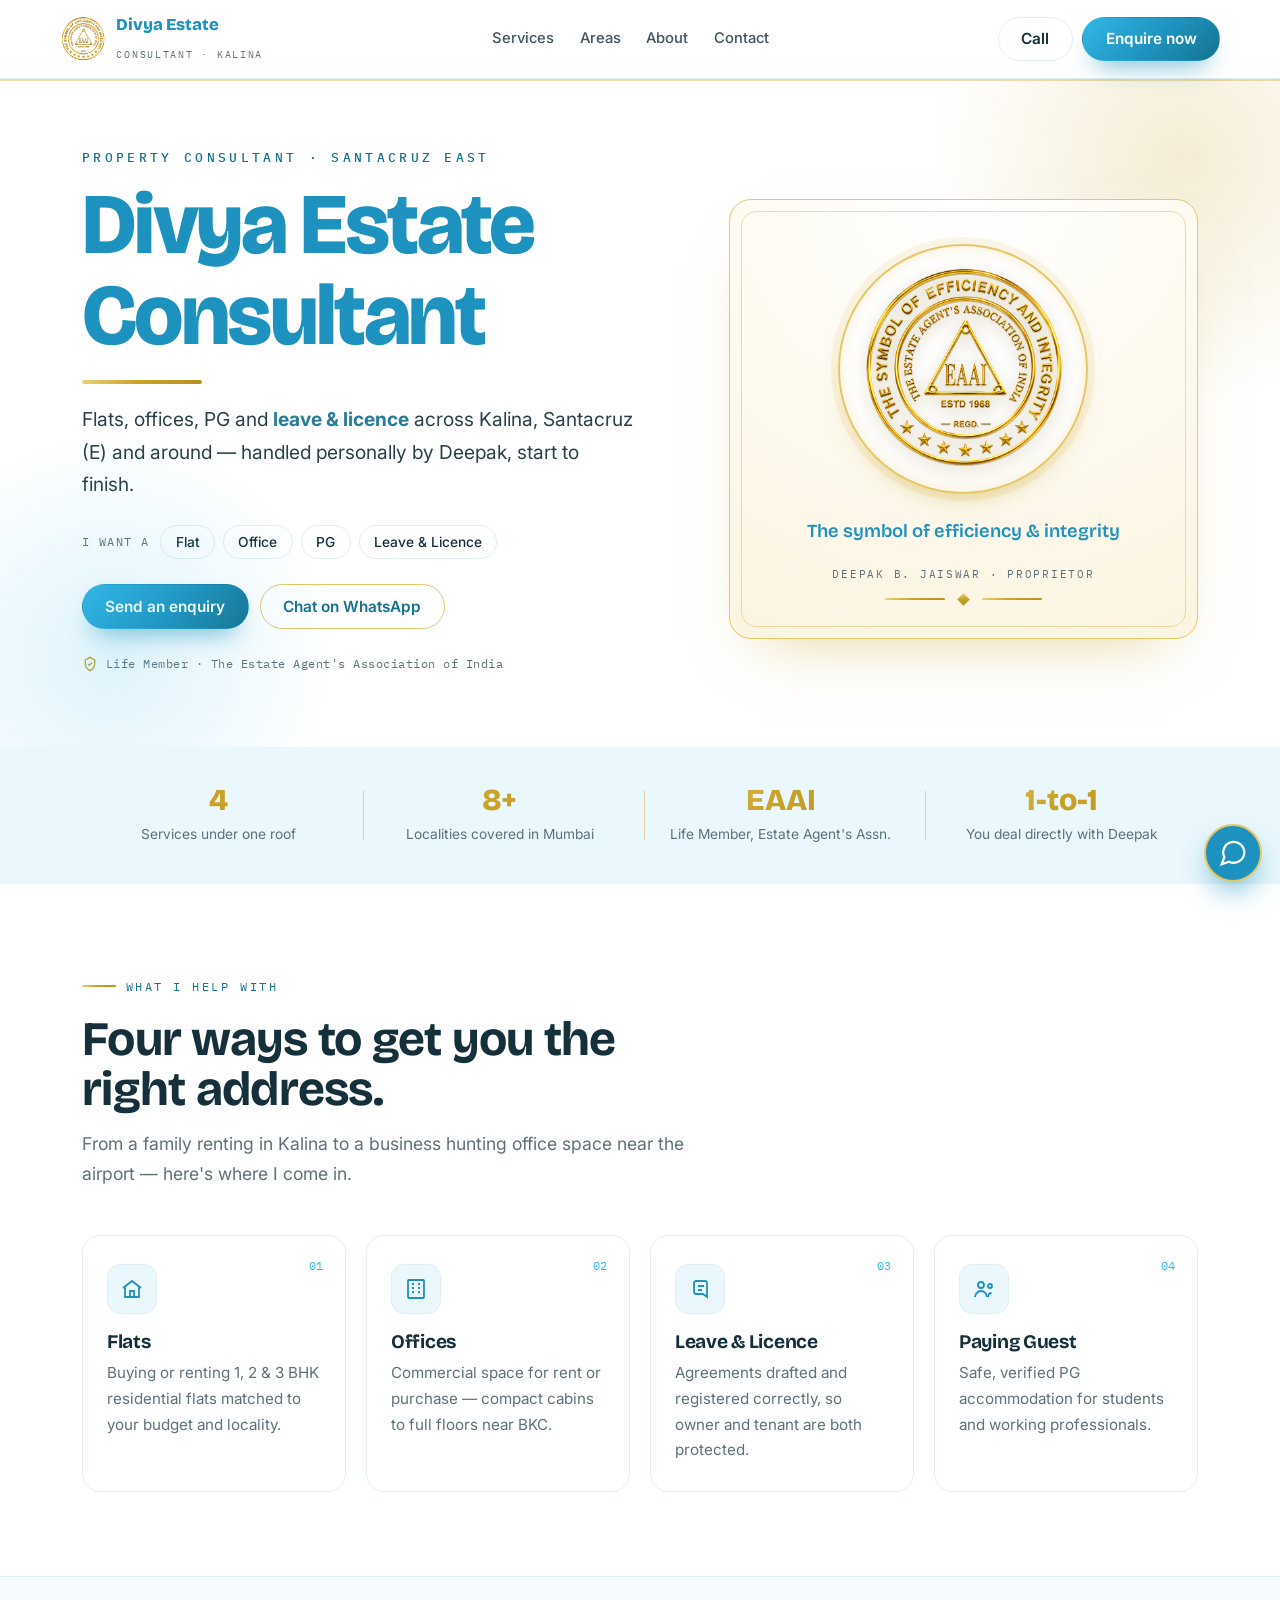
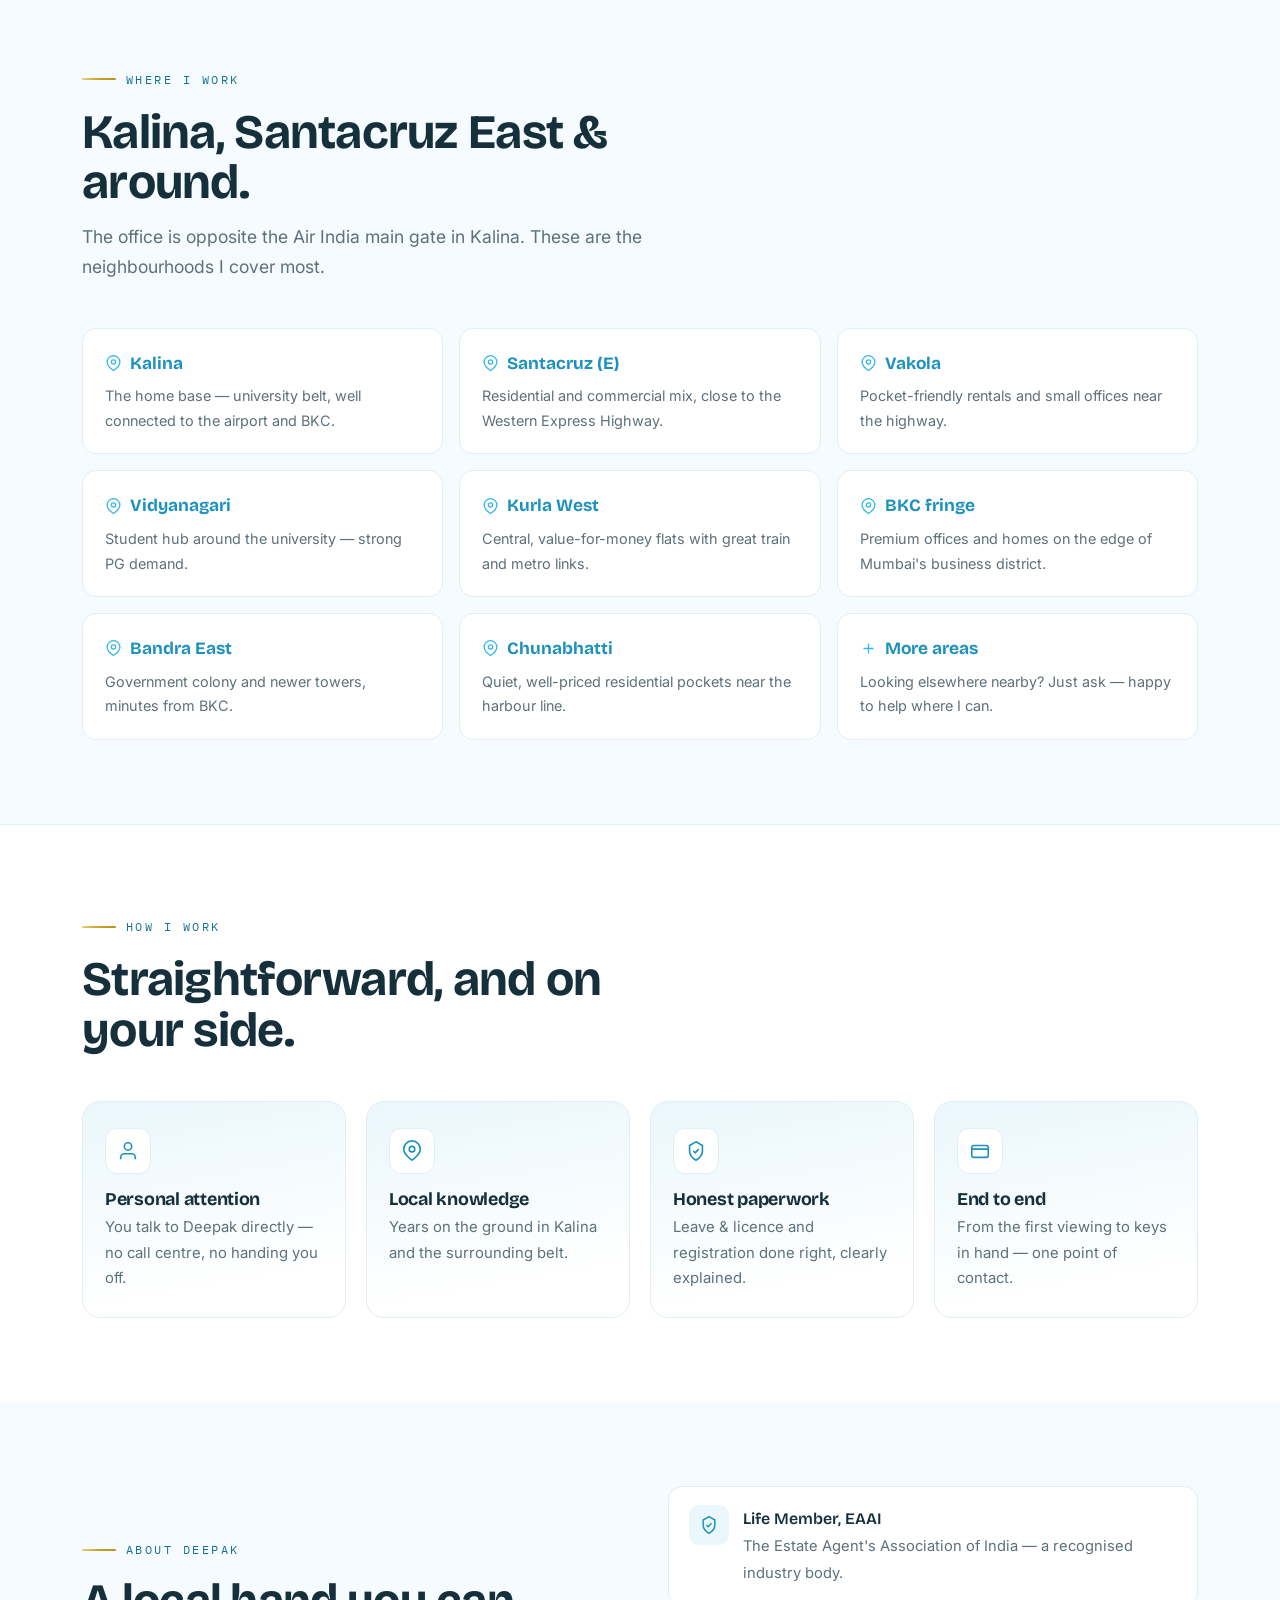
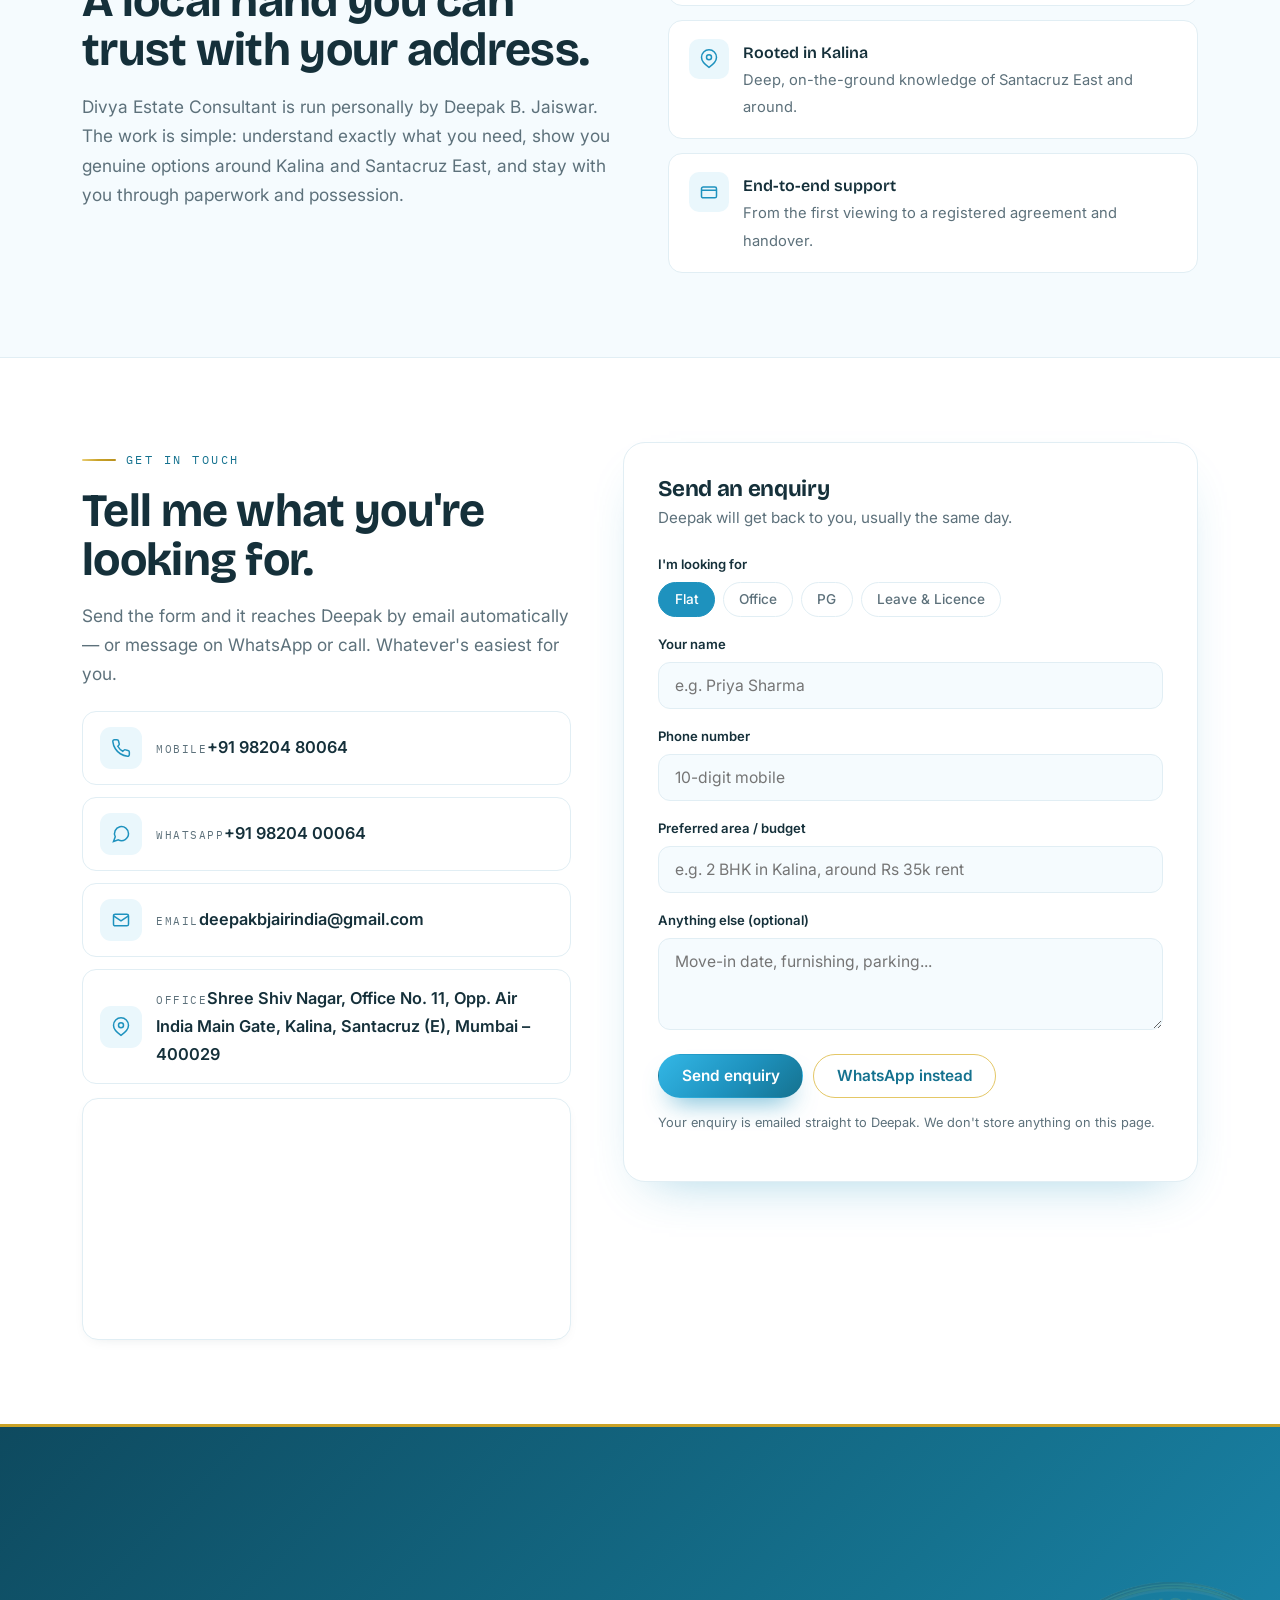
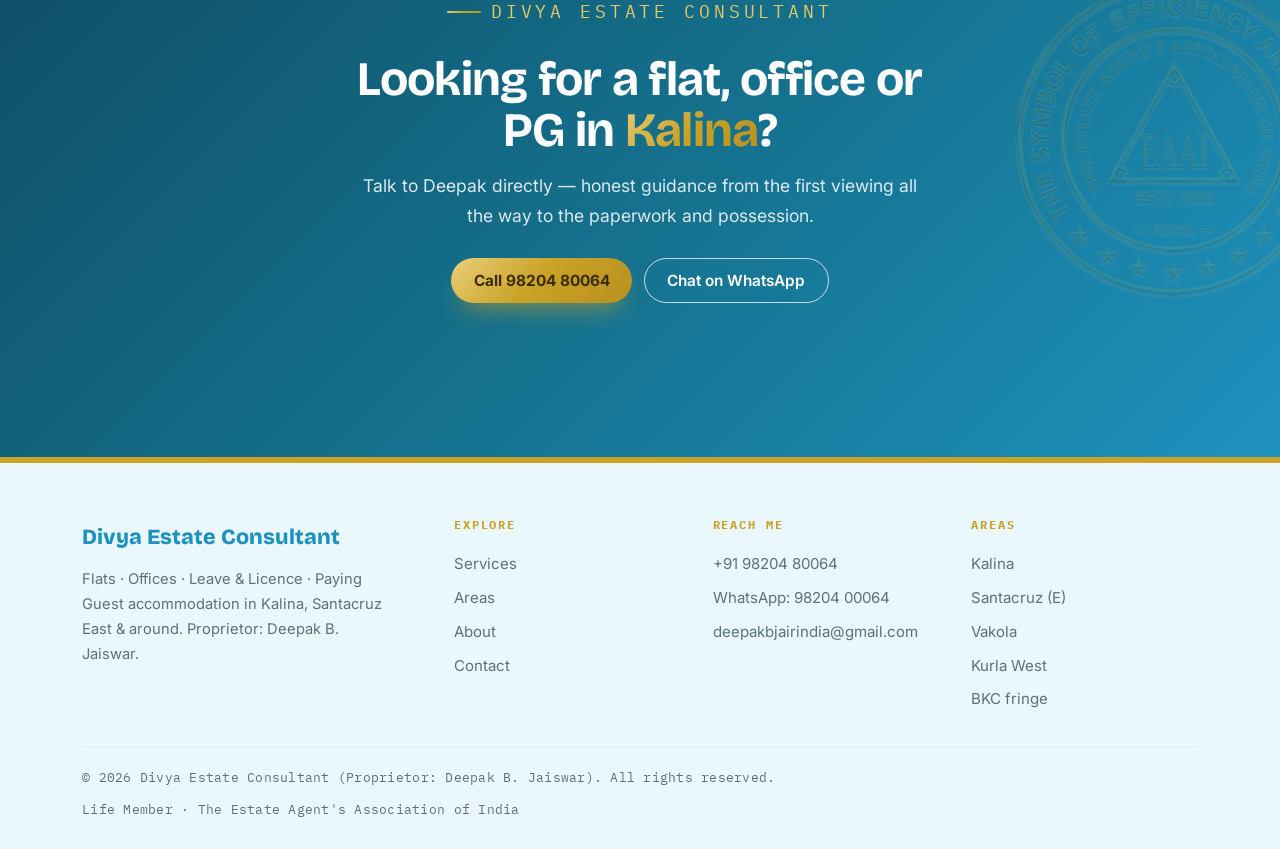
<file: index.html>
<!DOCTYPE html>
<html lang="en">
<head>
<meta charset="UTF-8" />
<meta name="viewport" content="width=device-width, initial-scale=1.0" />
<title>Divya Estate Consultant | Property Consultant in Kalina, Santacruz East, Mumbai</title>
<meta name="description" content="Divya Estate Consultant — property consultant in Kalina, Santacruz East, Mumbai. Flats, offices, leave &amp; licence and paying guest accommodation. Contact Deepak B. Jaiswar on 9820480064." />
<meta name="keywords" content="estate agent Kalina, property consultant Santacruz East, flats for rent Kalina, PG accommodation Kalina, leave and licence Mumbai, office space Santacruz East, real estate agent Mumbai" />
<meta name="author" content="Deepak B. Jaiswar" />
<meta name="application-name" content="Divya Estate Consultant" />
<meta name="apple-mobile-web-app-title" content="Divya Estate Consultant" />
<meta name="robots" content="index, follow" />
<link rel="canonical" href="https://www.divyaestateconsultant.in/" />
<script type="application/ld+json">
{
  "@context":"https://schema.org",
  "@type":"WebSite",
  "name":"Divya Estate Consultant",
  "url":"https://www.divyaestateconsultant.in/"
}
</script>


<!-- Open Graph: link preview on WhatsApp / Facebook -->
<meta property="og:type" content="website" />
<meta property="og:site_name" content="Divya Estate Consultant" />
<meta property="og:title" content="Divya Estate Consultant — Property Consultant in Kalina, Mumbai" />
<meta property="og:description" content="Flats, offices, leave &amp; licence and PG accommodation in Kalina, Santacruz East. Call Deepak B. Jaiswar on 9820480064." />
<meta property="og:url" content="https://www.divyaestateconsultant.in/" />
<meta property="og:locale" content="en_IN" />
<meta name="twitter:card" content="summary" />
<meta name="twitter:title" content="Divya Estate Consultant — Property Consultant in Kalina, Mumbai" />
<meta name="twitter:description" content="Flats, offices, leave &amp; licence and PG accommodation in Kalina, Santacruz East, Mumbai." />

<!-- Favicon: blue house mark -->
<link rel="icon" href="data:image/svg+xml,%3Csvg xmlns='http://www.w3.org/2000/svg' viewBox='0 0 100 100'%3E%3Ccircle cx='50' cy='50' r='48' fill='%23fff'/%3E%3Ccircle cx='50' cy='50' r='46' fill='none' stroke='%2333B7E6' stroke-width='5'/%3E%3Cpath d='M28 56 L50 36 L72 56 L72 72 L28 72 Z' fill='none' stroke='%231E92BE' stroke-width='6' stroke-linejoin='round'/%3E%3Cpath d='M43 72 L43 60 L57 60 L57 72' fill='none' stroke='%2333B7E6' stroke-width='5'/%3E%3C/svg%3E" />

<!-- Local business structured data for Google -->
<script type="application/ld+json">
{
  "@context":"https://schema.org",
  "@type":"RealEstateAgent",
  "name":"Divya Estate Consultant",
  "founder":"Deepak B. Jaiswar",
  "description":"Property consultancy for flats, offices, leave & licence agreements and paying guest accommodation in Kalina, Santacruz East and surrounding areas of Mumbai.",
  "url":"https://www.divyaestateconsultant.in/",
  "telephone":"+91-9820480064",
  "email":"deepakbjairindia@gmail.com",
  "priceRange":"$$",
  "address":{
    "@type":"PostalAddress",
    "streetAddress":"Shree Shiv Nagar, Office No. 11, Opp. Air India Main Gate, Kalina",
    "addressLocality":"Santacruz East, Mumbai",
    "addressRegion":"Maharashtra",
    "postalCode":"400029",
    "addressCountry":"IN"
  },
  "areaServed":[
    {"@type":"Place","name":"Kalina"},
    {"@type":"Place","name":"Santacruz East"},
    {"@type":"Place","name":"Vakola"},
    {"@type":"Place","name":"Vidyanagari"},
    {"@type":"Place","name":"Kurla West"},
    {"@type":"Place","name":"Bandra East"},
    {"@type":"Place","name":"Chunabhatti"}
  ],
  "memberOf":{"@type":"Organization","name":"The Estate Agent's Association of India"},
  "hasOfferCatalog":{
    "@type":"OfferCatalog","name":"Services",
    "itemListElement":[
      {"@type":"Offer","itemOffered":{"@type":"Service","name":"Flats for sale and rent"}},
      {"@type":"Offer","itemOffered":{"@type":"Service","name":"Office space"}},
      {"@type":"Offer","itemOffered":{"@type":"Service","name":"Leave and Licence agreements"}},
      {"@type":"Offer","itemOffered":{"@type":"Service","name":"Paying Guest accommodation"}}
    ]
  }
}
</script>
<link rel="preconnect" href="https://fonts.googleapis.com" />
<link rel="preconnect" href="https://fonts.gstatic.com" crossorigin />
<link href="https://fonts.googleapis.com/css2?family=Bricolage+Grotesque:opsz,wght@12..96,400;12..96,600;12..96,700;12..96,800&family=Inter:wght@400;500;600&family=IBM+Plex+Mono:wght@400;500;600&display=swap" rel="stylesheet" />
<link rel="stylesheet" href="styles.css" />
</head>
<body>

<header>
  <div class="wrap nav">
    <a href="#top" class="brandmark" aria-label="Divya Estate Consultant home">
      <img src="Logo.png" alt="Divya Estate Consultant logo" width="46" height="46" />
      <span class="bt"><b>Divya Estate</b><span>Consultant · Kalina</span></span>
    </a>
    <nav class="navlinks" id="navlinks">
      <a href="#services">Services</a>
      <a href="#areas">Areas</a>
      <a href="#about">About</a>
      <a href="#enquiry">Contact</a>
    </nav>
    <div class="nav-cta">
      <a class="btn btn-ghost" href="tel:+919820480064">Call</a>
      <a class="btn btn-primary" href="#enquiry">Enquire now</a>
      <button class="menu-btn" id="menuBtn" aria-label="Open menu" aria-expanded="false"><span></span><span></span><span></span></button>
    </div>
  </div>
</header>

<main id="top">

<!-- HERO -->
<section class="hero">
  <div class="wrap hero-grid">
    <div class="reveal">
      <h1><span class="est">Property Consultant · Santacruz East</span>Divya Estate Consultant</h1>
      <p class="lead">Flats, offices, PG and <b>leave &amp; licence</b> across Kalina, Santacruz (E) and around — handled personally by Deepak, start to finish.</p>
      <div class="quick">
        <span class="lab">I want a</span>
        <button class="qchip" data-q="a Flat">Flat</button>
        <button class="qchip" data-q="an Office">Office</button>
        <button class="qchip" data-q="PG accommodation">PG</button>
        <button class="qchip" data-q="a Leave & Licence agreement">Leave &amp; Licence</button>
      </div>
      <div class="hero-actions">
        <a class="btn btn-primary" href="#enquiry">Send an enquiry</a>
        <a class="btn btn-wa" href="https://wa.me/919820400064?text=Hi%20Deepak%2C%20I%27m%20looking%20for%20a%20property%20in%20Kalina." target="_blank" rel="noopener">Chat on WhatsApp</a>
      </div>
      <p class="trust"><svg viewBox="0 0 24 24" fill="none" stroke="currentColor" stroke-width="2"><path d="M12 2l7 4v6c0 5-3.5 8-7 10-3.5-2-7-5-7-10V6z"/><path d="M9 12l2 2 4-4"/></svg> Life Member · The Estate Agent's Association of India</p>
    </div>
    <aside class="seal-panel reveal" aria-label="Brand seal">
      <div class="seal-wrap">
        <div class="medallion"><img src="Logo.png" alt="Divya Estate Consultant — Life Member, The Estate Agent's Association of India" /></div>
      </div>
      <p class="seal-quote">The symbol of efficiency &amp; integrity</p>
      <p class="seal-sub">Deepak B. Jaiswar · Proprietor</p>
      <div class="flourish"><span></span><i></i><span></span></div>
    </aside>
  </div>
</section>

<!-- STATS -->
<section class="stats" style="padding:0;">
  <div class="wrap">
    <div class="stat"><b>4</b><span>Services under one roof</span></div>
    <div class="stat"><b>8+</b><span>Localities covered in Mumbai</span></div>
    <div class="stat"><b>EAAI</b><span>Life Member, Estate Agent's Assn.</span></div>
    <div class="stat"><b>1-to-1</b><span>You deal directly with Deepak</span></div>
  </div>
</section>

<!-- SERVICES -->
<section class="services" id="services">
  <div class="wrap">
    <div class="sec-head reveal">
      <span class="eyebrow">What I help with</span>
      <h2>Four ways to get you the right address.</h2>
      <p>From a family renting in Kalina to a business hunting office space near the airport — here's where I come in.</p>
    </div>
    <div class="svc-grid">
      <article class="svc reveal"><span class="num">01</span><div class="ic"><svg viewBox="0 0 24 24" fill="none" stroke="currentColor" stroke-width="1.8"><path d="M3 11l9-7 9 7"/><path d="M5 10v10h14V10"/><path d="M10 20v-6h4v6"/></svg></div><h3>Flats</h3><p>Buying or renting 1, 2 &amp; 3 BHK residential flats matched to your budget and locality.</p></article>
      <article class="svc reveal"><span class="num">02</span><div class="ic"><svg viewBox="0 0 24 24" fill="none" stroke="currentColor" stroke-width="1.8"><rect x="4" y="3" width="16" height="18" rx="1"/><path d="M8 7h2M14 7h2M8 11h2M14 11h2M8 15h2M14 15h2"/></svg></div><h3>Offices</h3><p>Commercial space for rent or purchase — compact cabins to full floors near BKC.</p></article>
      <article class="svc reveal"><span class="num">03</span><div class="ic"><svg viewBox="0 0 24 24" fill="none" stroke="currentColor" stroke-width="1.8"><path d="M8 4h9a2 2 0 012 2v14l-4-3H8a2 2 0 01-2-2V6a2 2 0 012-2z"/><path d="M10 9h6M10 13h4"/></svg></div><h3>Leave &amp; Licence</h3><p>Agreements drafted and registered correctly, so owner and tenant are both protected.</p></article>
      <article class="svc reveal"><span class="num">04</span><div class="ic"><svg viewBox="0 0 24 24" fill="none" stroke="currentColor" stroke-width="1.8"><circle cx="9" cy="8" r="3"/><path d="M3 20c0-3.3 2.7-6 6-6s6 2.7 6 6"/><circle cx="18" cy="9" r="2"/><path d="M16 20c.3-2.4 1.6-4 3.5-4"/></svg></div><h3>Paying Guest</h3><p>Safe, verified PG accommodation for students and working professionals.</p></article>
    </div>
  </div>
</section>

<!-- AREAS -->
<section class="areas" id="areas">
  <div class="wrap">
    <div class="sec-head reveal">
      <span class="eyebrow">Where I work</span>
      <h2>Kalina, Santacruz East &amp; around.</h2>
      <p>The office is opposite the Air India main gate in Kalina. These are the neighbourhoods I cover most.</p>
    </div>
    <div class="loc-grid">
      <div class="loc reveal"><b><svg viewBox="0 0 24 24" fill="none" stroke="currentColor" stroke-width="1.8"><path d="M21 10c0 6-9 12-9 12s-9-6-9-12a9 9 0 0118 0z"/><circle cx="12" cy="10" r="3"/></svg>Kalina</b><span>The home base — university belt, well connected to the airport and BKC.</span></div>
      <div class="loc reveal"><b><svg viewBox="0 0 24 24" fill="none" stroke="currentColor" stroke-width="1.8"><path d="M21 10c0 6-9 12-9 12s-9-6-9-12a9 9 0 0118 0z"/><circle cx="12" cy="10" r="3"/></svg>Santacruz (E)</b><span>Residential and commercial mix, close to the Western Express Highway.</span></div>
      <div class="loc reveal"><b><svg viewBox="0 0 24 24" fill="none" stroke="currentColor" stroke-width="1.8"><path d="M21 10c0 6-9 12-9 12s-9-6-9-12a9 9 0 0118 0z"/><circle cx="12" cy="10" r="3"/></svg>Vakola</b><span>Pocket-friendly rentals and small offices near the highway.</span></div>
      <div class="loc reveal"><b><svg viewBox="0 0 24 24" fill="none" stroke="currentColor" stroke-width="1.8"><path d="M21 10c0 6-9 12-9 12s-9-6-9-12a9 9 0 0118 0z"/><circle cx="12" cy="10" r="3"/></svg>Vidyanagari</b><span>Student hub around the university — strong PG demand.</span></div>
      <div class="loc reveal"><b><svg viewBox="0 0 24 24" fill="none" stroke="currentColor" stroke-width="1.8"><path d="M21 10c0 6-9 12-9 12s-9-6-9-12a9 9 0 0118 0z"/><circle cx="12" cy="10" r="3"/></svg>Kurla West</b><span>Central, value-for-money flats with great train and metro links.</span></div>
      <div class="loc reveal"><b><svg viewBox="0 0 24 24" fill="none" stroke="currentColor" stroke-width="1.8"><path d="M21 10c0 6-9 12-9 12s-9-6-9-12a9 9 0 0118 0z"/><circle cx="12" cy="10" r="3"/></svg>BKC fringe</b><span>Premium offices and homes on the edge of Mumbai's business district.</span></div>
      <div class="loc reveal"><b><svg viewBox="0 0 24 24" fill="none" stroke="currentColor" stroke-width="1.8"><path d="M21 10c0 6-9 12-9 12s-9-6-9-12a9 9 0 0118 0z"/><circle cx="12" cy="10" r="3"/></svg>Bandra East</b><span>Government colony and newer towers, minutes from BKC.</span></div>
      <div class="loc reveal"><b><svg viewBox="0 0 24 24" fill="none" stroke="currentColor" stroke-width="1.8"><path d="M21 10c0 6-9 12-9 12s-9-6-9-12a9 9 0 0118 0z"/><circle cx="12" cy="10" r="3"/></svg>Chunabhatti</b><span>Quiet, well-priced residential pockets near the harbour line.</span></div>
      <div class="loc reveal"><b><svg viewBox="0 0 24 24" fill="none" stroke="currentColor" stroke-width="1.8"><path d="M12 5v14M5 12h14"/></svg>More areas</b><span>Looking elsewhere nearby? Just ask — happy to help where I can.</span></div>
    </div>
  </div>
</section>

<!-- APPROACH -->
<section class="approach">
  <div class="wrap">
    <div class="sec-head reveal">
      <span class="eyebrow">How I work</span>
      <h2>Straightforward, and on your side.</h2>
    </div>
    <div class="ap-grid">
      <div class="ap reveal"><div class="ic"><svg viewBox="0 0 24 24" fill="none" stroke="currentColor" stroke-width="1.8"><path d="M20 21v-2a4 4 0 00-4-4H8a4 4 0 00-4 4v2"/><circle cx="12" cy="7" r="4"/></svg></div><h4>Personal attention</h4><p>You talk to Deepak directly — no call centre, no handing you off.</p></div>
      <div class="ap reveal"><div class="ic"><svg viewBox="0 0 24 24" fill="none" stroke="currentColor" stroke-width="1.8"><path d="M21 10c0 6-9 12-9 12s-9-6-9-12a9 9 0 0118 0z"/><circle cx="12" cy="10" r="3"/></svg></div><h4>Local knowledge</h4><p>Years on the ground in Kalina and the surrounding belt.</p></div>
      <div class="ap reveal"><div class="ic"><svg viewBox="0 0 24 24" fill="none" stroke="currentColor" stroke-width="1.8"><path d="M9 12l2 2 4-4"/><path d="M12 2l7 4v6c0 5-3.5 8-7 10-3.5-2-7-5-7-10V6z"/></svg></div><h4>Honest paperwork</h4><p>Leave &amp; licence and registration done right, clearly explained.</p></div>
      <div class="ap reveal"><div class="ic"><svg viewBox="0 0 24 24" fill="none" stroke="currentColor" stroke-width="1.8"><path d="M3 10h18M5 6h14a2 2 0 012 2v9a2 2 0 01-2 2H5a2 2 0 01-2-2V8a2 2 0 012-2z"/></svg></div><h4>End to end</h4><p>From the first viewing to keys in hand — one point of contact.</p></div>
    </div>
  </div>
</section>

<!-- ABOUT -->
<section class="band" id="about">
  <div class="wrap">
    <div class="reveal">
      <span class="eyebrow">About Deepak</span>
      <h2>A local hand you can trust with your address.</h2>
      <p>Divya Estate Consultant is run personally by Deepak B. Jaiswar. The work is simple: understand exactly what you need, show you genuine options around Kalina and Santacruz East, and stay with you through paperwork and possession.</p>
    </div>
    <div class="creds reveal">
      <div class="cred"><span class="ci"><svg viewBox="0 0 24 24" fill="none" stroke="currentColor" stroke-width="1.8"><path d="M12 2l7 4v6c0 5-3.5 8-7 10-3.5-2-7-5-7-10V6z"/><path d="M9 12l2 2 4-4"/></svg></span><div><b>Life Member, EAAI</b><span>The Estate Agent's Association of India — a recognised industry body.</span></div></div>
      <div class="cred"><span class="ci"><svg viewBox="0 0 24 24" fill="none" stroke="currentColor" stroke-width="1.8"><path d="M21 10c0 6-9 12-9 12s-9-6-9-12a9 9 0 0118 0z"/><circle cx="12" cy="10" r="3"/></svg></span><div><b>Rooted in Kalina</b><span>Deep, on-the-ground knowledge of Santacruz East and around.</span></div></div>
      <div class="cred"><span class="ci"><svg viewBox="0 0 24 24" fill="none" stroke="currentColor" stroke-width="1.8"><path d="M3 10h18M5 6h14a2 2 0 012 2v9a2 2 0 01-2 2H5a2 2 0 01-2-2V8a2 2 0 012-2z"/></svg></span><div><b>End-to-end support</b><span>From the first viewing to a registered agreement and handover.</span></div></div>
    </div>
  </div>
</section>

<!-- ENQUIRY + CONTACT -->
<section class="enquiry" id="enquiry">
  <div class="wrap enq-grid">
    <div class="enq-copy reveal">
      <span class="eyebrow">Get in touch</span>
      <h2>Tell me what you're looking for.</h2>
      <p>Send the form and it reaches Deepak by email automatically — or message on WhatsApp or call. Whatever's easiest for you.</p>
      <div class="contact-rows">
        <a class="crow" href="tel:+919820480064"><span class="ic"><svg viewBox="0 0 24 24" fill="none" stroke="currentColor" stroke-width="1.8"><path d="M22 16.9v3a2 2 0 01-2.2 2 19.8 19.8 0 01-8.6-3 19.5 19.5 0 01-6-6 19.8 19.8 0 01-3-8.6A2 2 0 014.1 2h3a2 2 0 012 1.7c.1 1 .4 1.9.7 2.8a2 2 0 01-.5 2.1L8.1 9.9a16 16 0 006 6l1.3-1.2a2 2 0 012.1-.5c.9.3 1.8.6 2.8.7a2 2 0 011.7 2z"/></svg></span><span><span class="lbl">Mobile</span><span class="val">+91 98204 80064</span></span></a>
        <a class="crow" href="https://wa.me/919820400064?text=Hi%20Deepak%2C%20I%27m%20looking%20for%20a%20property%20in%20Kalina." target="_blank" rel="noopener"><span class="ic"><svg viewBox="0 0 24 24" fill="none" stroke="currentColor" stroke-width="1.8"><path d="M21 11.5a8.4 8.4 0 01-12.2 7.5L3 21l2.1-5.7A8.4 8.4 0 1121 11.5z"/></svg></span><span><span class="lbl">WhatsApp</span><span class="val">+91 98204 00064</span></span></a>
        <a class="crow" href="mailto:deepakbjairindia@gmail.com"><span class="ic"><svg viewBox="0 0 24 24" fill="none" stroke="currentColor" stroke-width="1.8"><rect x="3" y="5" width="18" height="14" rx="2"/><path d="M3 7l9 6 9-6"/></svg></span><span><span class="lbl">Email</span><span class="val">deepakbjairindia@gmail.com</span></span></a>
        <a class="crow" href="https://www.google.com/maps?q=Kalina+Santacruz+East+Mumbai" target="_blank" rel="noopener"><span class="ic"><svg viewBox="0 0 24 24" fill="none" stroke="currentColor" stroke-width="1.8"><path d="M21 10c0 6-9 12-9 12s-9-6-9-12a9 9 0 0118 0z"/><circle cx="12" cy="10" r="3"/></svg></span><span><span class="lbl">Office</span><span class="val">Shree Shiv Nagar, Office No. 11, Opp. Air India Main Gate, Kalina, Santacruz (E), Mumbai – 400029</span></span></a>
      </div>
      <div class="map-card"><iframe title="Office location — Kalina" loading="lazy" referrerpolicy="no-referrer-when-downgrade" src="https://www.google.com/maps?q=Kalina+Santacruz+East+Mumbai&output=embed"></iframe></div>
    </div>

    <div class="form-card reveal">
      <h3>Send an enquiry</h3>
      <p class="sub">Deepak will get back to you, usually the same day.</p>
      <div class="field"><label>I'm looking for</label>
        <div class="pickers" id="pickers" role="group" aria-label="Type of requirement">
          <button type="button" class="pick" aria-pressed="true" data-val="a Flat">Flat</button>
          <button type="button" class="pick" aria-pressed="false" data-val="an Office">Office</button>
          <button type="button" class="pick" aria-pressed="false" data-val="PG accommodation">PG</button>
          <button type="button" class="pick" aria-pressed="false" data-val="a Leave & Licence agreement">Leave &amp; Licence</button>
        </div>
      </div>
      <div class="field"><label for="f-name">Your name</label><input id="f-name" type="text" placeholder="e.g. Priya Sharma" autocomplete="name" /></div>
      <div class="field"><label for="f-phone">Phone number</label><input id="f-phone" type="tel" placeholder="10-digit mobile" autocomplete="tel" /></div>
      <div class="field"><label for="f-area">Preferred area / budget</label><input id="f-area" type="text" placeholder="e.g. 2 BHK in Kalina, around Rs 35k rent" /></div>
      <div class="field"><label for="f-msg">Anything else (optional)</label><textarea id="f-msg" placeholder="Move-in date, furnishing, parking..."></textarea></div>
      <div class="form-actions">
        <button type="button" class="btn btn-primary" id="sendEnq">Send enquiry</button>
        <button type="button" class="btn btn-wa" id="sendWa">WhatsApp instead</button>
      </div>
      <div class="form-msg" id="formMsg" role="status" aria-live="polite"></div>
      <p class="form-note">Your enquiry is emailed straight to Deepak. We don't store anything on this page.</p>
    </div>
  </div>
</section>

</main>

<!-- PREMIUM CTA -->
<section class="cta">
  <img class="cta-seal" src="Logo.png" alt="" aria-hidden="true" />
  <div class="wrap">
    <p class="eyebrow">Divya Estate Consultant</p>
    <h2>Looking for a flat, office or PG in <span class="g">Kalina</span>?</h2>
    <p>Talk to Deepak directly — honest guidance from the first viewing all the way to the paperwork and possession.</p>
    <div class="cta-btns">
      <a class="btn btn-gold" href="tel:+919820480064">Call 98204 80064</a>
      <a class="btn btn-outline-light" href="https://wa.me/919820400064?text=Hi%20Deepak%2C%20I%27m%20looking%20for%20a%20property%20in%20Kalina." target="_blank" rel="noopener">Chat on WhatsApp</a>
    </div>
  </div>
</section>

<footer>
  <div class="wrap">
    <div class="foot-top">
      <div class="foot-brand">
        <b>Divya Estate Consultant</b>
        <p>Flats · Offices · Leave &amp; Licence · Paying Guest accommodation in Kalina, Santacruz East &amp; around. Proprietor: Deepak B. Jaiswar.</p>
      </div>
      <div class="foot-col"><h4>Explore</h4><a href="#services">Services</a><a href="#areas">Areas</a><a href="#about">About</a><a href="#enquiry">Contact</a></div>
      <div class="foot-col"><h4>Reach me</h4><a href="tel:+919820480064">+91 98204 80064</a><a href="https://wa.me/919820400064" target="_blank" rel="noopener">WhatsApp: 98204 00064</a><a href="mailto:deepakbjairindia@gmail.com">deepakbjairindia@gmail.com</a></div>
      <div class="foot-col"><h4>Areas</h4><a href="#areas">Kalina</a><a href="#areas">Santacruz (E)</a><a href="#areas">Vakola</a><a href="#areas">Kurla West</a><a href="#areas">BKC fringe</a></div>
    </div>
    <div class="foot-bottom">
      <span>© <span id="yr"></span> Divya Estate Consultant (Proprietor: Deepak B. Jaiswar). All rights reserved.</span>
      <span>Life Member · The Estate Agent's Association of India</span>
    </div>
  </div>
</footer>

<a class="wa-float" href="https://wa.me/919820400064?text=Hi%20Deepak%2C%20I%27m%20looking%20for%20a%20property%20in%20Kalina." target="_blank" rel="noopener" aria-label="Chat on WhatsApp">
  <svg viewBox="0 0 24 24" fill="none" stroke="currentColor" stroke-width="1.8"><path d="M21 11.5a8.4 8.4 0 01-12.2 7.5L3 21l2.1-5.7A8.4 8.4 0 1121 11.5z"/></svg>
</a>

<script src="script.js"></script>
</body>
</html>
</file>
<file: styles.css>
:root{
    --blue:#33B7E6;          /* light sky blue — brand accent */
    --blue-deep:#1E92BE;     /* mid blue for buttons */
    --blue-strong:#15728F;   /* deeper blue for small text/links on white */
    --gold:#C9A227;          /* metallic gold accent */
    --gold-light:#E4C766;    /* light gold */
    --gold-soft:#FBF3DD;     /* pale gold tint */
    --tint:#EAF7FC;          /* soft blue band background */
    --tint-2:#F5FBFE;        /* very soft blue tint */
    --paper:#FFFFFF;
    --ink:#15303A;           /* deep blue-charcoal headings/text */
    --muted:#5d717b;
    --line:#e1eef4;
    --white:#ffffff;
    --display:"Bricolage Grotesque", system-ui, sans-serif;
    --body:"Inter", system-ui, sans-serif;
    --mono:"IBM Plex Mono", ui-monospace, monospace;
    --maxw:1160px;
    --shadow-sm:0 4px 16px -10px rgba(21,48,58,.22);
    --shadow:0 22px 50px -28px rgba(30,146,190,.45);
    --r:18px;
  }
  *{box-sizing:border-box;}
  html{scroll-behavior:smooth;}
  @media (prefers-reduced-motion:reduce){html{scroll-behavior:auto;}}
  body{margin:0;font-family:var(--body);color:var(--ink);background:var(--paper);line-height:1.7;-webkit-font-smoothing:antialiased;overflow-x:hidden;}
  a{color:inherit;}
  img{max-width:100%;display:block;}
  h1,h2,h3,h4{font-family:var(--display);font-weight:700;line-height:1.05;margin:0;letter-spacing:-0.015em;color:var(--ink);}
  .wrap{max-width:var(--maxw);margin:0 auto;padding:0 22px;}
  section{padding:84px 0;}
  .eyebrow{font-family:var(--mono);font-size:.72rem;letter-spacing:.22em;text-transform:uppercase;color:var(--blue-strong);display:inline-flex;align-items:center;gap:.6rem;margin-bottom:1.1rem;}
  .eyebrow::before{content:"";width:26px;height:2px;background:var(--gold);display:inline-block;border-radius:2px;}
  .sec-head{max-width:62ch;margin-bottom:46px;}
  .sec-head h2{font-size:clamp(2rem,4.2vw,3rem);}
  .sec-head p{color:var(--muted);font-size:1.1rem;margin:.9rem 0 0;}

  /* buttons */
  .btn{display:inline-flex;align-items:center;gap:.5rem;font-family:var(--body);font-weight:600;font-size:.96rem;padding:.85rem 1.4rem;border-radius:999px;border:1.5px solid transparent;cursor:pointer;text-decoration:none;transition:transform .18s,box-shadow .18s,background .18s,color .18s,border-color .18s;line-height:1;white-space:nowrap;}
  .btn:active{transform:translateY(1px);}
  .btn-primary{background:var(--blue-deep);color:#fff;box-shadow:0 12px 24px -12px rgba(30,146,190,.7);}
  .btn-primary:hover{background:var(--blue-strong);transform:translateY(-2px);}
  .btn-wa{background:#fff;color:var(--blue-strong);border-color:var(--gold-light);}
  .btn-wa:hover{background:var(--blue);color:#fff;border-color:var(--blue);}
  .btn-ghost{border-color:var(--line);color:var(--ink);background:#fff;}
  .btn-ghost:hover{border-color:var(--blue);color:var(--blue-strong);}
  :focus-visible{outline:3px solid var(--blue);outline-offset:2px;border-radius:6px;}

  /* header */
  header{position:sticky;top:0;z-index:50;background:rgba(255,255,255,.9);backdrop-filter:blur(12px);border-bottom:1px solid var(--line);}
  .nav{display:flex;align-items:center;justify-content:space-between;gap:1rem;padding:.7rem 0;}
  .brandmark{display:flex;align-items:center;gap:.65rem;text-decoration:none;}
  .brandmark img{width:46px;height:46px;flex:none;object-fit:contain;}
  .brandmark .bt b{font-family:var(--display);font-weight:800;font-size:1.04rem;color:var(--blue-deep);display:block;letter-spacing:-.01em;}
  .brandmark .bt span{font-family:var(--mono);font-size:.6rem;letter-spacing:.18em;text-transform:uppercase;color:var(--muted);}
  .navlinks{display:flex;align-items:center;gap:1.6rem;}
  .navlinks a{font-size:.92rem;text-decoration:none;color:var(--ink);font-weight:500;opacity:.82;position:relative;}
  .navlinks a:hover{opacity:1;color:var(--blue-strong);}
  .nav-cta{display:flex;align-items:center;gap:.6rem;}
  .menu-btn{display:none;background:none;border:1.5px solid var(--line);border-radius:10px;padding:.5rem .6rem;cursor:pointer;}
  .menu-btn span{display:block;width:20px;height:2px;background:var(--blue-deep);margin:4px 0;border-radius:2px;}
  @media (max-width:920px){
    .navlinks{position:fixed;inset:62px 0 auto 0;flex-direction:column;align-items:flex-start;gap:0;background:#fff;border-bottom:1px solid var(--line);padding:.5rem 22px 1.2rem;transform:translateY(-135%);transition:transform .28s;box-shadow:var(--shadow-sm);}
    .navlinks.open{transform:translateY(0);}
    .navlinks a{padding:.85rem 0;width:100%;border-bottom:1px solid var(--line);}
    .nav .nav-cta .btn-ghost{display:none;}
    .menu-btn{display:block;}
  }

  /* hero */
  .hero{position:relative;padding:72px 0 60px;overflow:hidden;}
  .hero::before{content:"";position:absolute;top:-180px;right:-160px;width:520px;height:520px;border-radius:50%;background:radial-gradient(circle,rgba(201,162,39,.16),rgba(51,183,230,0) 68%);pointer-events:none;}
  .hero-grid{position:relative;display:grid;grid-template-columns:1.12fr .88fr;gap:50px;align-items:center;}
  .hero h1{font-size:clamp(2.7rem,7.2vw,5.4rem);color:var(--blue-deep);font-weight:800;letter-spacing:-.03em;margin-bottom:.4rem;}
  .hero h1 .est{display:block;font-family:var(--mono);font-weight:500;font-size:.8rem;letter-spacing:.26em;color:var(--blue-strong);text-transform:uppercase;margin-bottom:1rem;}
  .hero .lead{font-size:1.2rem;color:var(--ink);max-width:46ch;margin:1.2rem 0 1.5rem;opacity:.92;}
  .hero .lead b{color:var(--blue-strong);}
  .hero-actions{display:flex;flex-wrap:wrap;gap:.7rem;margin-bottom:1.5rem;}
  .quick{display:flex;flex-wrap:wrap;gap:.5rem;margin-bottom:1.6rem;}
  .quick span.lab{font-family:var(--mono);font-size:.72rem;letter-spacing:.12em;text-transform:uppercase;color:var(--muted);align-self:center;margin-right:.2rem;}
  .qchip{font-family:var(--body);font-size:.86rem;padding:.5rem .9rem;border-radius:999px;border:1.5px solid var(--line);background:#fff;cursor:pointer;color:var(--ink);transition:all .16s;font-weight:500;}
  .qchip:hover{border-color:var(--blue);color:var(--blue-strong);background:var(--tint);}
  .trust{font-family:var(--mono);font-size:.78rem;color:var(--muted);display:flex;align-items:center;gap:.5rem;letter-spacing:.04em;}
  .trust svg{width:16px;height:16px;color:var(--gold);flex:none;}
  /* light seal card */
  .seal-panel{background:linear-gradient(160deg,#fff 0%,var(--gold-soft) 100%);border:2px solid var(--gold-light);border-radius:22px;padding:40px 32px;position:relative;box-shadow:0 26px 54px -30px rgba(201,162,39,.45);}
  .seal-panel::before{content:"";position:absolute;inset:9px;border:1px solid rgba(201,162,39,.4);border-radius:15px;pointer-events:none;}
  .seal-wrap{display:flex;justify-content:center;margin-bottom:20px;}
  .seal-wrap img{width:230px;height:230px;object-fit:contain;filter:drop-shadow(0 10px 18px rgba(201,162,39,.28));}
  .seal-quote{text-align:center;font-family:var(--display);font-weight:600;font-size:1.15rem;color:var(--blue-deep);position:relative;}
  .seal-sub{text-align:center;font-family:var(--mono);font-size:.68rem;letter-spacing:.16em;text-transform:uppercase;color:var(--muted);margin-top:.5rem;}

  /* stats — light tinted strip */
  .stats{background:var(--tint);}
  .stats .wrap{display:grid;grid-template-columns:repeat(4,1fr);gap:8px;padding:30px 22px;}
  .stat{text-align:center;padding:8px 12px;position:relative;}
  .stat + .stat::before{content:"";position:absolute;left:0;top:18%;height:64%;width:1px;background:rgba(201,162,39,.45);}
  .stat b{font-family:var(--display);font-weight:800;font-size:1.9rem;color:var(--gold);display:block;line-height:1;}
  .stat span{font-size:.86rem;color:var(--muted);display:block;margin-top:.5rem;}
  @media (max-width:680px){.stats .wrap{grid-template-columns:repeat(2,1fr);gap:18px;}.stat + .stat::before{display:none;}}

  /* services */
  .services{background:var(--paper);}
  .svc-grid{display:grid;grid-template-columns:repeat(4,1fr);gap:20px;}
  .svc{border:1px solid var(--line);border-radius:var(--r);padding:28px 24px;background:#fff;transition:transform .22s,box-shadow .22s,border-color .22s;position:relative;overflow:hidden;}
  .svc::after{content:"";position:absolute;left:0;top:0;height:4px;width:100%;background:linear-gradient(90deg,var(--blue),var(--gold));transform:scaleX(0);transform-origin:left;transition:transform .25s;}
  .svc:hover{transform:translateY(-6px);box-shadow:var(--shadow);border-color:transparent;}
  .svc:hover::after{transform:scaleX(1);}
  .svc .ic{width:50px;height:50px;border-radius:13px;background:var(--tint);display:grid;place-items:center;color:var(--blue-deep);margin-bottom:18px;transition:background .22s,color .22s;}
  .svc:hover .ic{background:var(--blue-deep);color:#fff;}
  .svc .ic svg{width:24px;height:24px;}
  .svc h3{font-size:1.2rem;color:var(--ink);margin-bottom:.5rem;}
  .svc p{font-size:.95rem;color:var(--muted);margin:0;}
  .svc .num{position:absolute;top:20px;right:22px;font-family:var(--mono);font-size:.72rem;color:var(--blue);}

  /* areas */
  .areas{background:var(--tint-2);border-top:1px solid var(--line);border-bottom:1px solid var(--line);}
  .loc-grid{display:grid;grid-template-columns:repeat(3,1fr);gap:16px;}
  .loc{border:1px solid var(--line);border-radius:14px;padding:20px 22px;background:#fff;transition:border-color .18s,transform .18s,box-shadow .18s;}
  .loc:hover{border-color:var(--blue);transform:translateY(-3px);box-shadow:var(--shadow-sm);}
  .loc b{font-family:var(--display);font-size:1.08rem;color:var(--blue-deep);display:flex;align-items:center;gap:.5rem;}
  .loc b svg{width:17px;height:17px;color:var(--blue);}
  .loc span{font-size:.9rem;color:var(--muted);display:block;margin-top:.4rem;}

  /* approach — light cards */
  .approach{background:var(--paper);}
  .ap-grid{display:grid;grid-template-columns:repeat(4,1fr);gap:20px;margin-top:8px;}
  .ap{background:linear-gradient(170deg,var(--tint) 0%,#fff 80%);border:1px solid var(--line);border-radius:var(--r);padding:26px 22px;transition:transform .2s,box-shadow .2s;}
  .ap:hover{transform:translateY(-4px);box-shadow:var(--shadow);}
  .ap .ic{width:46px;height:46px;border-radius:12px;background:#fff;border:1px solid var(--line);display:grid;place-items:center;color:var(--blue-deep);margin-bottom:16px;}
  .ap .ic svg{width:22px;height:22px;}
  .ap h4{color:var(--ink);font-size:1.12rem;margin-bottom:.4rem;}
  .ap p{color:var(--muted);font-size:.93rem;margin:0;}

  /* about */
  .band{background:var(--tint-2);border-bottom:1px solid var(--line);}
  .band .wrap{display:grid;grid-template-columns:1fr 1fr;gap:56px;align-items:center;}
  .band h2{font-size:clamp(2rem,4vw,2.9rem);}
  .band p{color:var(--muted);font-size:1.08rem;margin:1.1rem 0;}
  .creds{display:grid;gap:14px;}
  .cred{display:flex;gap:14px;align-items:flex-start;border:1px solid var(--line);border-radius:14px;padding:18px 20px;background:#fff;transition:transform .18s,box-shadow .18s;}
  .cred:hover{transform:translateX(4px);box-shadow:var(--shadow-sm);}
  .cred .ci{width:40px;height:40px;border-radius:10px;background:var(--tint);display:grid;place-items:center;color:var(--blue-deep);flex:none;}
  .cred .ci svg{width:20px;height:20px;}
  .cred b{font-family:var(--display);font-weight:600;display:block;color:var(--ink);}
  .cred span{font-size:.92rem;color:var(--muted);}

  /* enquiry + contact */
  .enquiry{background:var(--paper);}
  .enq-grid{display:grid;grid-template-columns:.92fr 1.08fr;gap:52px;align-items:start;}
  .form-card{background:#fff;border:1px solid var(--line);border-radius:22px;padding:34px;box-shadow:var(--shadow);}
  .form-card h3{font-size:1.4rem;margin-bottom:.3rem;}
  .form-card .sub{color:var(--muted);font-size:.95rem;margin:0 0 22px;}
  .field{margin-bottom:16px;}
  .field label{display:block;font-size:.82rem;font-weight:600;margin-bottom:.4rem;color:var(--ink);}
  .field input,.field textarea{width:100%;padding:.82rem .95rem;border:1.5px solid var(--line);border-radius:12px;font-family:var(--body);font-size:.98rem;background:var(--tint-2);color:var(--ink);transition:border-color .16s,background .16s;}
  .field textarea{resize:vertical;min-height:92px;}
  .field input:focus,.field textarea:focus{border-color:var(--blue);background:#fff;outline:none;}
  .pickers{display:flex;flex-wrap:wrap;gap:8px;margin-bottom:6px;}
  .pick{font-family:var(--body);font-size:.85rem;padding:.55rem .95rem;border-radius:999px;border:1.5px solid var(--line);background:#fff;cursor:pointer;color:var(--muted);transition:all .16s;font-weight:500;}
  .pick[aria-pressed="true"]{background:var(--blue-deep);color:#fff;border-color:var(--blue-deep);}
  .form-actions{display:flex;gap:10px;flex-wrap:wrap;margin-top:10px;}
  .form-note{font-size:.8rem;color:var(--muted);margin-top:14px;}
  .form-msg{font-size:.92rem;margin-top:14px;padding:.7rem .9rem;border-radius:10px;display:none;}
  .form-msg.ok{display:block;background:#e8f7ef;color:#16633b;border:1px solid #b7e4cb;}
  .form-msg.err{display:block;background:#fdecec;color:#9a2020;border:1px solid #f3c4c4;}
  .enq-copy h2{font-size:clamp(2rem,4vw,2.9rem);}
  .enq-copy p{color:var(--muted);font-size:1.08rem;margin:1rem 0 1.4rem;}
  .contact-rows{display:grid;gap:12px;}
  .crow{display:flex;align-items:center;gap:14px;padding:15px 17px;border:1px solid var(--line);border-radius:14px;background:#fff;text-decoration:none;color:var(--ink);transition:border-color .18s,transform .18s,box-shadow .18s;}
  .crow:hover{border-color:var(--blue);transform:translateX(4px);box-shadow:var(--shadow-sm);}
  .crow .ic{width:42px;height:42px;border-radius:11px;background:var(--tint);display:grid;place-items:center;color:var(--blue-deep);flex:none;}
  .crow .ic svg{width:20px;height:20px;}
  .crow .lbl{font-family:var(--mono);font-size:.68rem;letter-spacing:.14em;text-transform:uppercase;color:var(--muted);}
  .crow .val{font-weight:600;font-size:1.02rem;}
  .map-card{border:1px solid var(--line);border-radius:16px;overflow:hidden;background:#fff;margin-top:14px;box-shadow:var(--shadow-sm);}
  .map-card iframe{width:100%;height:240px;border:0;display:block;}

  /* footer — light */
  footer{background:var(--tint);color:var(--muted);padding:56px 0 28px;border-top:3px solid var(--gold);}
  .foot-top{display:grid;grid-template-columns:1.5fr 1fr 1fr 1fr;gap:32px;padding-bottom:30px;border-bottom:1px solid var(--line);}
  .foot-brand b{font-family:var(--display);font-weight:800;font-size:1.35rem;color:var(--blue-deep);display:block;}
  .foot-brand p{font-size:.92rem;max-width:34ch;margin:.7rem 0 0;color:var(--muted);}
  .foot-col h4{font-family:var(--mono);font-size:.72rem;letter-spacing:.16em;text-transform:uppercase;color:var(--gold);margin:0 0 1rem;}
  .foot-col a{display:block;text-decoration:none;color:var(--muted);font-size:.94rem;padding:.26rem 0;}
  .foot-col a:hover{color:var(--blue-strong);}
  .foot-bottom{display:flex;flex-wrap:wrap;justify-content:space-between;gap:10px;padding-top:20px;font-size:.8rem;font-family:var(--mono);letter-spacing:.02em;color:var(--muted);}

  /* floating whatsapp */
  .wa-float{position:fixed;right:18px;bottom:18px;z-index:60;width:58px;height:58px;border-radius:50%;background:var(--blue-deep);border:2px solid var(--gold-light);display:grid;place-items:center;box-shadow:0 14px 30px -8px rgba(30,146,190,.7);transition:transform .2s,background .2s;}
  .wa-float:hover{transform:scale(1.08);background:var(--blue-strong);}
  .wa-float svg{width:30px;height:30px;color:#fff;}

  .reveal{opacity:0;transform:translateY(20px);transition:opacity .6s,transform .6s;}
  .reveal.in{opacity:1;transform:none;}
  @media (prefers-reduced-motion:reduce){.reveal{opacity:1;transform:none;transition:none;}.svc:hover,.crow:hover,.loc:hover,.ap:hover,.cred:hover{transform:none;}}

  /* responsive layout consolidated at end of file */

  /* ===================== PREMIUM POLISH ===================== */
  :root{ --gold-grad:linear-gradient(135deg,#EBD07A 0%,#C9A227 48%,#B8901F 100%); }

  /* metallic gold text */
  .stat b{background:var(--gold-grad);-webkit-background-clip:text;background-clip:text;color:transparent;}

  /* richer primary button + refined hover */
  .btn-primary{background:linear-gradient(135deg,var(--blue) 0%,var(--blue-deep) 55%,var(--blue-strong) 100%);box-shadow:0 14px 26px -12px rgba(30,146,190,.75);}

  /* header: subtle gold underline accent */
  header{box-shadow:0 2px 0 0 rgba(201,162,39,.35);}

  /* eyebrow flourish a touch longer + gradient */
  .eyebrow::before{width:34px;background:var(--gold-grad);}

  /* hero: dual gold+blue glow + gold flourish under wordmark */
  .hero::before{background:radial-gradient(circle,rgba(201,162,39,.20),rgba(201,162,39,0) 68%)!important;}
  .hero::after{content:"";position:absolute;bottom:-140px;left:-120px;width:460px;height:460px;border-radius:50%;background:radial-gradient(circle,rgba(51,183,230,.16),rgba(51,183,230,0) 70%);pointer-events:none;}
  .hero h1::after{content:"";display:block;width:120px;height:4px;margin-top:18px;background:var(--gold-grad);border-radius:3px;}

  /* service icons turn gold on hover */
  .svc .ic{border:1px solid var(--line);}
  .svc:hover .ic{background:var(--gold-grad);color:#3a2d05;border-color:transparent;}
  .svc:hover h3{color:var(--blue-strong);}

  /* locality + cred: gold left tick on hover */
  .loc:hover{border-color:var(--gold-light);}
  .cred:hover{border-color:var(--gold-light);}

  /* elegant centered gold divider */
  .flourish{display:flex;align-items:center;justify-content:center;gap:14px;margin:6px 0 0;}
  .flourish span{height:2px;width:60px;background:var(--gold-grad);border-radius:2px;}
  .flourish i{width:9px;height:9px;background:var(--gold-grad);transform:rotate(45deg);display:block;}

  /* ===== premium CTA band (single elegant dark section) ===== */
  .cta{position:relative;overflow:hidden;background:linear-gradient(135deg,#0e4a5f 0%,#15728F 55%,#1E92BE 100%);color:#fff;border-top:3px solid var(--gold);border-bottom:3px solid var(--gold);}
  .cta .wrap{position:relative;z-index:1;padding:70px 22px;text-align:center;}
  .cta-seal{position:absolute;right:-60px;top:50%;transform:translateY(-50%);width:340px;opacity:.10;filter:none;pointer-events:none;}
  .cta .eyebrow{justify-content:center;color:var(--gold-light);}
  .cta h2{color:#fff;font-size:clamp(2rem,4.2vw,3rem);max-width:20ch;margin:0 auto;}
  .cta h2 .g{background:var(--gold-grad);-webkit-background-clip:text;background-clip:text;color:transparent;}
  .cta p{color:rgba(255,255,255,.85);font-size:1.1rem;max-width:52ch;margin:1rem auto 1.7rem;}
  .cta-btns{display:flex;gap:12px;justify-content:center;flex-wrap:wrap;}
  .btn-gold{background:var(--gold-grad);color:#3a2d05;border:none;box-shadow:0 14px 26px -12px rgba(201,162,39,.8);font-weight:700;}
  .btn-gold:hover{filter:brightness(1.07);transform:translateY(-2px);}
  .btn-outline-light{background:transparent;border:1.5px solid rgba(255,255,255,.75);color:#fff;}
  .btn-outline-light:hover{background:#fff;color:var(--blue-strong);}
  @media (max-width:560px){ .cta-seal{opacity:.07;right:-90px;} .cta .wrap{padding:54px 22px;} }


  /* refined seal panel + gold medallion */
  .seal-panel{background:radial-gradient(120% 120% at 50% 0%, #fff 0%, var(--gold-soft) 100%)!important;border:1.5px solid var(--gold-light)!important;box-shadow:0 30px 60px -34px rgba(201,162,39,.5)!important;padding:44px 34px 34px!important;}
  .seal-panel::before{inset:11px!important;border:1px solid rgba(201,162,39,.35)!important;border-radius:15px!important;}
  .seal-wrap{margin-bottom:22px;}
  .medallion{width:250px;height:250px;border-radius:50%;display:grid;place-items:center;margin:0 auto;position:relative;
    background:radial-gradient(circle at 50% 45%, #ffffff 0%, #ffffff 58%, rgba(255,255,255,.35) 74%, rgba(255,255,255,0) 82%);}
  .medallion::before{content:"";position:absolute;inset:0;border-radius:50%;
    border:2px solid var(--gold-light);
    box-shadow:0 0 0 7px rgba(201,162,39,.10), inset 0 2px 14px rgba(201,162,39,.18), 0 14px 26px -14px rgba(201,162,39,.5);}
  .medallion img{width:212px;height:212px;object-fit:contain;position:relative;
    filter:drop-shadow(0 4px 8px rgba(120,90,10,.28));}
  .seal-quote{margin-top:2px;}


/* =====================================================================
   RESPONSIVE  —  mobile · tablet · laptop · desktop
   (placed last so these rules take precedence)
   ===================================================================== */

/* prevent any horizontal overflow + long-text safety */
html,body{max-width:100%;overflow-x:hidden;}
img{height:auto;}
.crow .val,.foot-brand p,.cta p,.sec-head p{overflow-wrap:break-word;}

/* ---- large laptops ---- */
@media (max-width:1100px){
  .wrap{padding:0 20px;}
  .svc-grid,.ap-grid,.loc-grid{gap:16px;}
}

/* ---- tablet landscape ---- */
@media (max-width:980px){
  section{padding:70px 0;}
  .hero-grid{grid-template-columns:1fr;gap:36px;}
  .seal-panel{order:-1;max-width:420px;margin:0 auto;width:100%;}
  .svc-grid,.ap-grid{grid-template-columns:repeat(2,1fr);}
  .loc-grid{grid-template-columns:repeat(2,1fr);}
  .band .wrap,.enq-grid{grid-template-columns:1fr;gap:36px;}
  .foot-top{grid-template-columns:1fr 1fr;gap:28px;}
}

/* ---- tablet portrait ---- */
@media (max-width:768px){
  .hero{padding:52px 0 44px;}
  .hero .lead{font-size:1.1rem;}
  .sec-head{margin-bottom:32px;}
  .form-card{padding:28px;}
  .cta .wrap{padding:60px 20px;}
}

/* ---- mobile ---- */
@media (max-width:600px){
  .wrap{padding:0 18px;}
  section{padding:52px 0;}
  .svc-grid,.ap-grid,.loc-grid{grid-template-columns:1fr;}
  .stats .wrap{grid-template-columns:repeat(2,1fr);gap:18px;}
  .stat + .stat::before{display:none;}
  .foot-top{grid-template-columns:1fr;gap:24px;}
  .hero-actions{flex-direction:column;align-items:stretch;}
  .hero-actions .btn{width:100%;justify-content:center;}
  .cta-btns{flex-direction:column;align-items:stretch;}
  .cta-btns .btn{width:100%;justify-content:center;}
  .medallion{width:210px;height:210px;}
  .medallion img{width:176px;height:176px;}
  .seal-panel{padding:32px 20px 26px!important;}
  .map-card iframe{height:220px;}
  .form-card{padding:24px;}
}

/* ---- small phones ---- */
@media (max-width:400px){
  .hero h1{font-size:2.4rem;}
  .hero h1 .est{letter-spacing:.16em;}
  .brandmark .bt b{font-size:.95rem;}
  .medallion{width:184px;height:184px;}
  .medallion img{width:154px;height:154px;}
  .seal-quote{font-size:1.05rem;}
  .btn{padding:.78rem 1.05rem;font-size:.92rem;}
  .quick .qchip{font-size:.82rem;padding:.45rem .8rem;}
}
</file>
